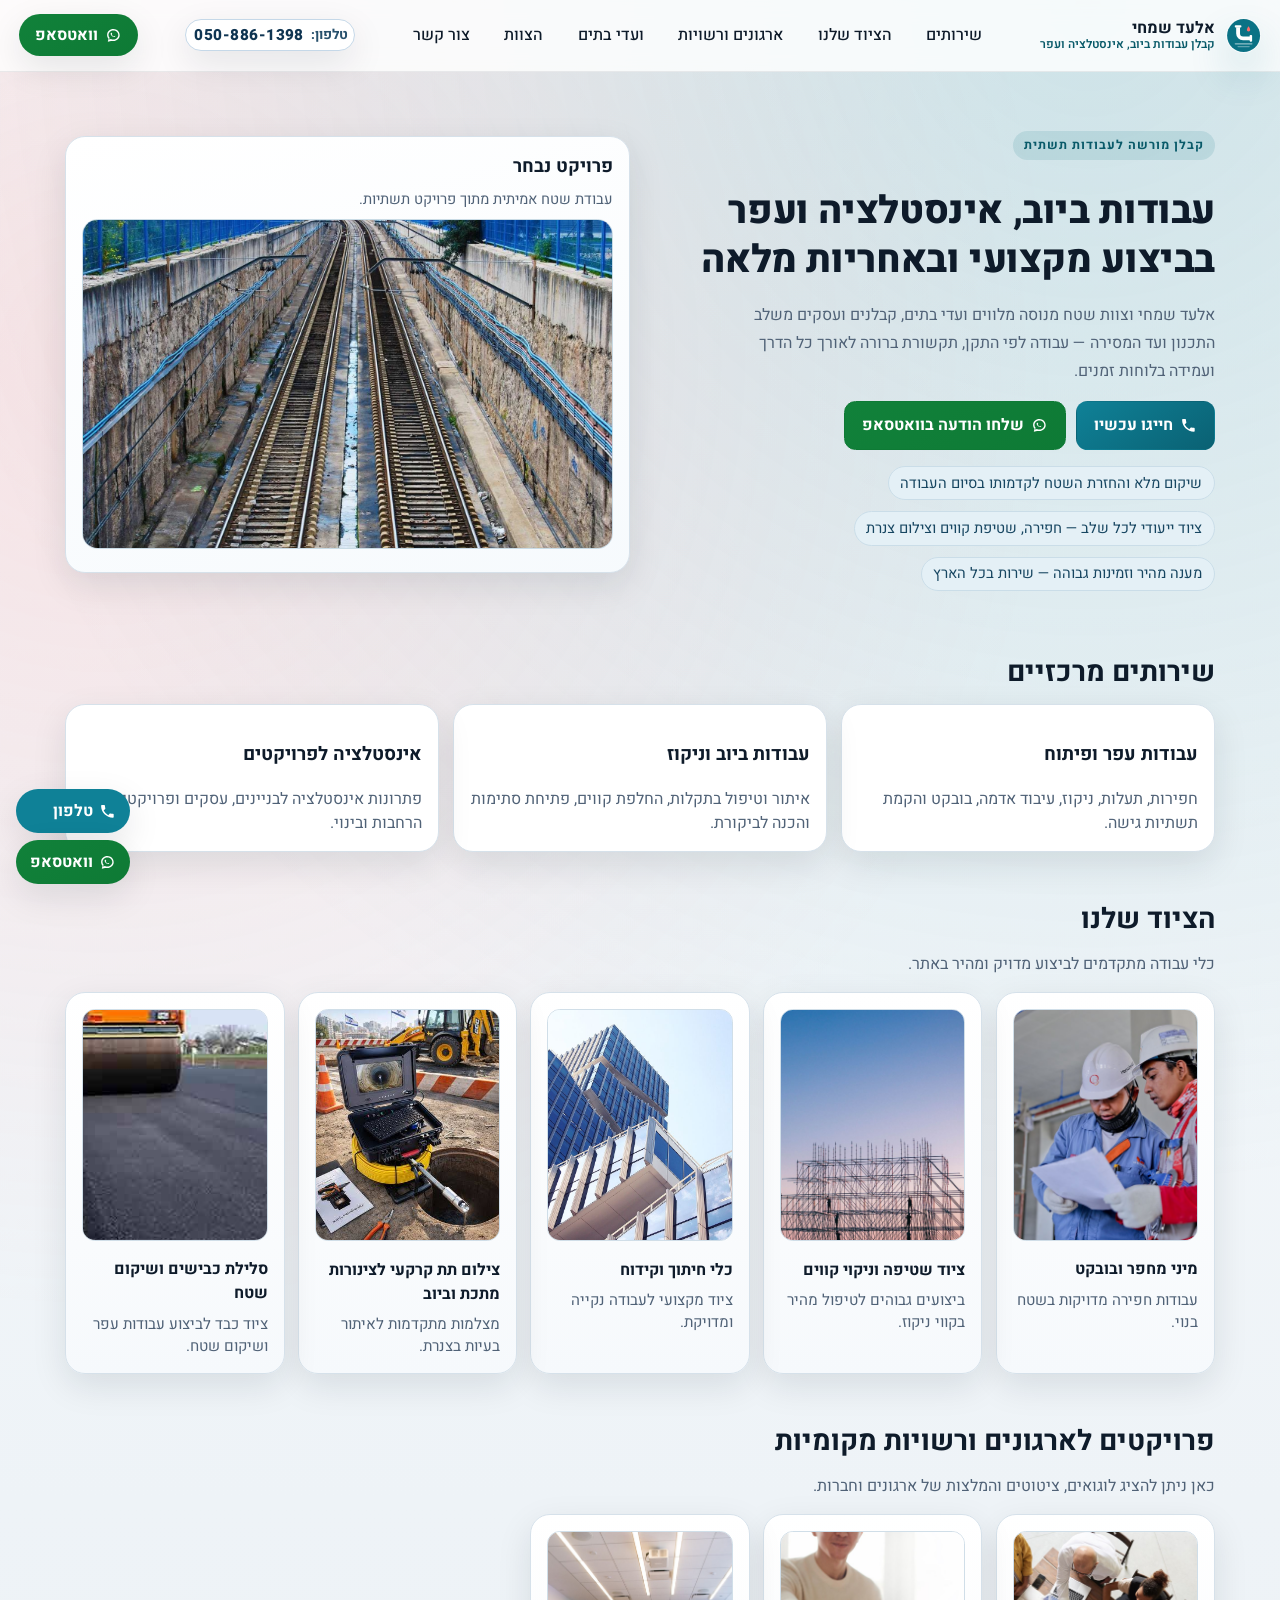
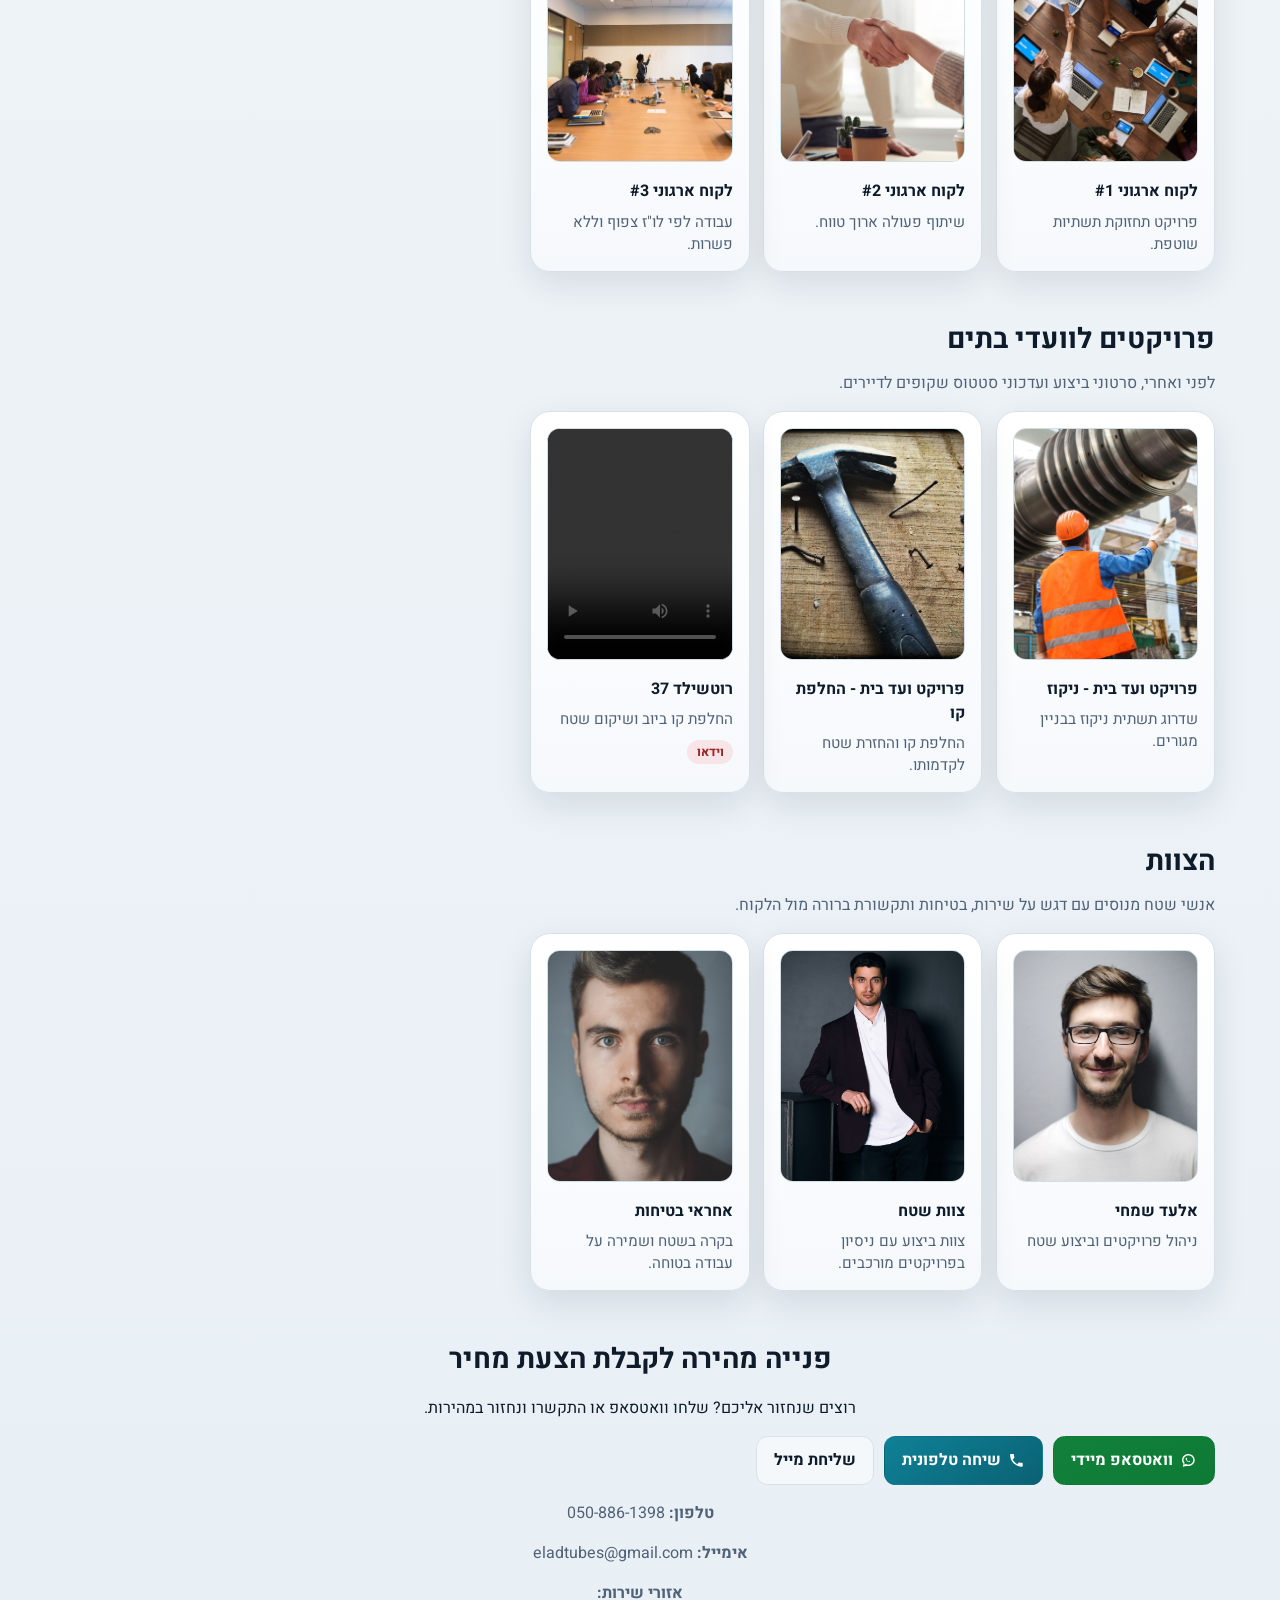
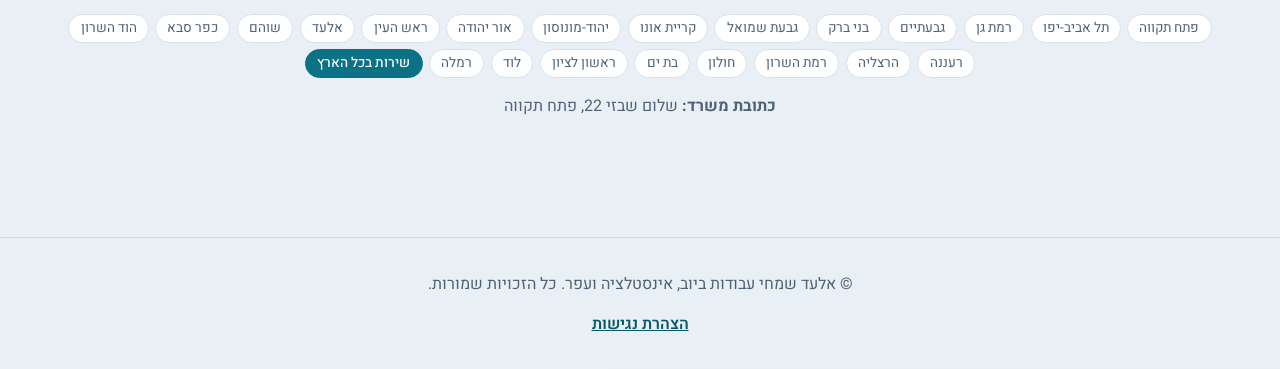
<file: index.html>
<!doctype html>
<html lang="he" dir="rtl">
  <head>
    <meta charset="UTF-8" />
    <meta name="viewport" content="width=device-width, initial-scale=1.0" />
    <title>אלעד שמחי | עבודות ביוב, אינסטלציה ועפר בפתח תקווה והמרכז</title>
    <meta
      name="description"
      content="אלעד שמחי - פתיחת סתימות, החלפת קווי ביוב, אינסטלציה ועבודות עפר בפתח תקווה ומרכז הארץ. שירות מקצועי לוועדי בתים, עסקים ולקוחות פרטיים."
    />
    <!-- תגיות שיתוף (וואטסאפ / פייסבוק) -->
    <meta property="og:type" content="website" />
    <meta property="og:locale" content="he_IL" />
    <meta property="og:title" content="אלעד שמחי | עבודות ביוב, אינסטלציה ועפר בפתח תקווה והמרכז" />
    <meta
      property="og:description"
      content="פתיחת סתימות, החלפת קווי ביוב, אינסטלציה ועבודות עפר. שירות מהיר בפתח תקווה ומרכז הארץ."
    />
    <meta property="og:url" content="https://drormu1.github.io/eladtubes/" />
    <meta property="og:image" content="https://drormu1.github.io/eladtubes/assets/images/home-hero/hero-01.jpg" />
    <link rel="icon" href="data:image/svg+xml,%3Csvg xmlns='http://www.w3.org/2000/svg' viewBox='0 0 64 64'%3E%3Ccircle cx='32' cy='32' r='30' fill='%230b7285'/%3E%3Cpath d='M22 17 v11 a9 9 0 0 0 9 9 h13' fill='none' stroke='%23fff' stroke-width='8'/%3E%3Crect x='16' y='13' width='12' height='4.5' rx='1.5' fill='%23fff'/%3E%3Crect x='43' y='31' width='4.5' height='12' rx='1.5' fill='%23fff'/%3E%3Cpath d='M41 15 C45 20.5 45 24.5 41 24.5 C37 24.5 37 20.5 41 15 Z' fill='%23ff6b6b'/%3E%3C/svg%3E" />
    <link rel="preconnect" href="https://fonts.googleapis.com" />
    <link rel="preconnect" href="https://fonts.gstatic.com" crossorigin />
    <link
      href="https://fonts.googleapis.com/css2?family=Heebo:wght@400;500;700;800&display=swap"
      rel="stylesheet"
    />
    <link rel="stylesheet" href="styles.css" />
  </head>
  <body>
    <a class="skip-link" href="#home">דילוג לתוכן הראשי</a>
    <header class="topbar">
      <a class="brand" href="#home" aria-label="דף הבית">
        <span class="brand-mark" aria-hidden="true">
          <svg viewBox="0 0 64 64" focusable="false" aria-hidden="true">
            <circle cx="32" cy="32" r="30" fill="#0b7285" />
            <path d="M22 17 v11 a9 9 0 0 0 9 9 h13" fill="none" stroke="#ffffff" stroke-width="7" />
            <rect x="16" y="13" width="12" height="4.5" rx="1.5" fill="#ffffff" />
            <rect x="43" y="31" width="4.5" height="12" rx="1.5" fill="#ffffff" />
            <path d="M41 15 C45 20.5 45 24.5 41 24.5 C37 24.5 37 20.5 41 15 Z" fill="#ff6b6b" />
            <path d="M17 47 h30" stroke="#ffffff" stroke-width="2.5" stroke-linecap="round" opacity="0.55" />
            <path d="M22 52 h20" stroke="#ffffff" stroke-width="2.5" stroke-linecap="round" opacity="0.35" />
          </svg>
        </span>
        <span class="brand-text">
          <span class="brand-name">אלעד שמחי</span>
          <span class="brand-tagline">קבלן עבודות ביוב, אינסטלציה ועפר</span>
        </span>
      </a>
      <button class="nav-toggle" aria-expanded="false" aria-controls="site-nav" aria-label="פתיחת תפריט ניווט">
        <svg viewBox="0 0 24 24" focusable="false" aria-hidden="true"><path d="M4 7h16M4 12h16M4 17h16" stroke="currentColor" stroke-width="2.2" stroke-linecap="round" fill="none"/></svg>
      </button>
      <nav id="site-nav" class="nav" aria-label="ניווט ראשי">
        <a href="#services">שירותים</a>
        <a href="#equipment">הציוד שלנו</a>
        <a href="#clients">ארגונים ורשויות</a>
        <a href="#projects">ועדי בתים</a>
        <a href="#team">הצוות</a>
        <a href="#contact">צור קשר</a>
      </nav>
      <div class="topbar-phone" aria-label="מספר טלפון קבוע">
        <span class="topbar-phone-label">טלפון:</span>
        <span class="topbar-phone-value" data-phone-display>050-000-0000</span>
      </div>
      <a class="cta-nav btn-whatsapp" data-whatsapp-link href="#" target="_blank" rel="noopener noreferrer" aria-label="שליחת הודעת וואטסאפ">
        <span class="btn-icon" aria-hidden="true">
          <svg viewBox="0 0 24 24" focusable="false">
            <path d="M12 3C7.03 3 3 6.73 3 11.33c0 2.02.79 3.87 2.12 5.32L4 21l4.59-1.04A9.46 9.46 0 0 0 12 20c4.97 0 9-3.73 9-8.33S16.97 3 12 3Zm0 15a7.4 7.4 0 0 1-3.04-.64l-.31-.14-2.72.62.61-2.51-.2-.29A6.2 6.2 0 0 1 5 11.33C5 7.85 8.14 5 12 5s7 2.85 7 6.33S15.86 18 12 18Zm3.07-4.73c-.17-.08-1.03-.49-1.18-.54-.16-.06-.27-.08-.38.08-.11.16-.43.54-.53.65-.1.11-.2.13-.37.04a5.72 5.72 0 0 1-1.69-1.05 6.31 6.31 0 0 1-1.17-1.42c-.12-.2 0-.3.09-.39.09-.09.17-.2.25-.3.08-.1.11-.17.17-.29.05-.11.03-.21-.01-.3-.04-.08-.38-.93-.53-1.27-.14-.34-.28-.29-.38-.29h-.33c-.11 0-.29.04-.44.21-.15.17-.57.56-.57 1.37s.58 1.58.66 1.69c.08.11 1.13 1.72 2.74 2.41.38.16.68.26.91.33.38.12.73.1 1 .06.31-.05 1.03-.42 1.18-.82.14-.4.14-.75.1-.82-.04-.08-.15-.12-.32-.2Z"/>
          </svg>
        </span>
        <span>וואטסאפ</span>
      </a>
    </header>

    <main id="home">
      <section class="hero reveal">
        <div class="hero-content">
          <p class="eyebrow">קבלן מורשה לעבודות תשתית</p>
          <h1>עבודות ביוב, אינסטלציה ועפר בביצוע מקצועי ובאחריות מלאה</h1>
          <p class="hero-text">
            אלעד שמחי וצוות שטח מנוסה מלווים ועדי בתים, קבלנים ועסקים משלב התכנון
            ועד המסירה — עבודה לפי התקן, תקשורת ברורה לאורך כל הדרך ועמידה בלוחות זמנים.
          </p>
          <div class="hero-actions">
            <a class="btn btn-phone" data-phone-link href="#">
              <span class="btn-icon" aria-hidden="true">
                <svg viewBox="0 0 24 24" focusable="false">
                  <path d="M6.62 10.79a15.5 15.5 0 0 0 6.59 6.59l2.2-2.2c.27-.27.67-.36 1.02-.24 1.12.37 2.33.57 3.57.57.55 0 1 .45 1 1V20c0 .55-.45 1-1 1C10.61 21 3 13.39 3 4c0-.55.45-1 1-1h3.5c.55 0 1 .45 1 1 0 1.25.2 2.45.57 3.58.11.35.03.74-.25 1.01l-2.2 2.2Z"/>
                </svg>
              </span>
              <span>חייגו עכשיו</span>
            </a>
            <a class="btn btn-whatsapp" data-whatsapp-link href="#" target="_blank" rel="noopener noreferrer">
              <span class="btn-icon" aria-hidden="true">
                <svg viewBox="0 0 24 24" focusable="false">
                  <path d="M12 3C7.03 3 3 6.73 3 11.33c0 2.02.79 3.87 2.12 5.32L4 21l4.59-1.04A9.46 9.46 0 0 0 12 20c4.97 0 9-3.73 9-8.33S16.97 3 12 3Zm0 15a7.4 7.4 0 0 1-3.04-.64l-.31-.14-2.72.62.61-2.51-.2-.29A6.2 6.2 0 0 1 5 11.33C5 7.85 8.14 5 12 5s7 2.85 7 6.33S15.86 18 12 18Zm3.07-4.73c-.17-.08-1.03-.49-1.18-.54-.16-.06-.27-.08-.38.08-.11.16-.43.54-.53.65-.1.11-.2.13-.37.04a5.72 5.72 0 0 1-1.69-1.05 6.31 6.31 0 0 1-1.17-1.42c-.12-.2 0-.3.09-.39.09-.09.17-.2.25-.3.08-.1.11-.17.17-.29.05-.11.03-.21-.01-.3-.04-.08-.38-.93-.53-1.27-.14-.34-.28-.29-.38-.29h-.33c-.11 0-.29.04-.44.21-.15.17-.57.56-.57 1.37s.58 1.58.66 1.69c.08.11 1.13 1.72 2.74 2.41.38.16.68.26.91.33.38.12.73.1 1 .06.31-.05 1.03-.42 1.18-.82.14-.4.14-.75.1-.82-.04-.08-.15-.12-.32-.2Z"/>
                </svg>
              </span>
              <span>שלחו הודעה בוואטסאפ</span>
            </a>
          </div>
          <ul class="highlights">
            <li>שיקום מלא והחזרת השטח לקדמותו בסיום העבודה</li>
            <li>ציוד ייעודי לכל שלב — חפירה, שטיפת קווים וצילום צנרת</li>
            <li>מענה מהיר וזמינות גבוהה — שירות בכל הארץ</li>
          </ul>
        </div>
        <div class="hero-media card">
          <h2>פרויקט נבחר</h2>
          <p>עבודת שטח אמיתית מתוך פרויקט תשתיות.</p>
          <figure class="hero-figure">
            <img src="assets/images/home-hero/hero-01.jpg" alt="אתר עבודות עפר ותשתיות" loading="lazy" />
          </figure>
        </div>
      </section>

      <section id="services" class="section reveal">
        <h2>שירותים מרכזיים</h2>
        <div class="grid cards-3">
          <article class="card service">
            <h3>עבודות עפר ופיתוח</h3>
            <p>חפירות, תעלות, ניקוז, עיבוד אדמה, בובקט והקמת תשתיות גישה.</p>
          </article>
          <article class="card service">
            <h3>עבודות ביוב וניקוז</h3>
            <p>איתור וטיפול בתקלות, החלפת קווים, פתיחת סתימות והכנה לביקורת.</p>
          </article>
          <article class="card service">
            <h3>אינסטלציה לפרויקטים</h3>
            <p>פתרונות אינסטלציה לבניינים, עסקים ופרויקטים של הרחבות ובינוי.</p>
          </article>
        </div>
      </section>

      <section id="equipment" class="section reveal">
        <div class="section-head">
          <h2>הציוד שלנו</h2>
          <p>כלי עבודה מתקדמים לביצוע מדויק ומהיר באתר.</p>
        </div>
        <div id="equipment-gallery" class="media-grid"></div>
      </section>

      <section id="clients" class="section reveal">
        <div class="section-head">
          <h2>פרויקטים לארגונים ורשויות מקומיות</h2>
          <p>כאן ניתן להציג לוגואים, ציטוטים והמלצות של ארגונים וחברות.</p>
        </div>
        <div id="clients-gallery" class="media-grid"></div>
      </section>

      <section id="projects" class="section reveal">
        <div class="section-head">
          <h2>פרויקטים לוועדי בתים</h2>
          <p>לפני ואחרי, סרטוני ביצוע ועדכוני סטטוס שקופים לדיירים.</p>
        </div>
        <div id="projects-gallery" class="media-grid"></div>
      </section>

      <section id="team" class="section reveal">
        <div class="section-head">
          <h2>הצוות</h2>
          <p>אנשי שטח מנוסים עם דגש על שירות, בטיחות ותקשורת ברורה מול הלקוח.</p>
        </div>
        <div id="team-gallery" class="media-grid"></div>
      </section>

      <section id="contact" class="section contact reveal">
        <h2>פנייה מהירה לקבלת הצעת מחיר</h2>
        <p>
          רוצים שנחזור אליכם? שלחו וואטסאפ או התקשרו ונחזור במהירות.
        </p>
        <div class="contact-actions">
          <a class="btn btn-whatsapp" data-whatsapp-link href="#" target="_blank" rel="noopener noreferrer">
            <span class="btn-icon" aria-hidden="true">
              <svg viewBox="0 0 24 24" focusable="false">
                <path d="M12 3C7.03 3 3 6.73 3 11.33c0 2.02.79 3.87 2.12 5.32L4 21l4.59-1.04A9.46 9.46 0 0 0 12 20c4.97 0 9-3.73 9-8.33S16.97 3 12 3Zm0 15a7.4 7.4 0 0 1-3.04-.64l-.31-.14-2.72.62.61-2.51-.2-.29A6.2 6.2 0 0 1 5 11.33C5 7.85 8.14 5 12 5s7 2.85 7 6.33S15.86 18 12 18Zm3.07-4.73c-.17-.08-1.03-.49-1.18-.54-.16-.06-.27-.08-.38.08-.11.16-.43.54-.53.65-.1.11-.2.13-.37.04a5.72 5.72 0 0 1-1.69-1.05 6.31 6.31 0 0 1-1.17-1.42c-.12-.2 0-.3.09-.39.09-.09.17-.2.25-.3.08-.1.11-.17.17-.29.05-.11.03-.21-.01-.3-.04-.08-.38-.93-.53-1.27-.14-.34-.28-.29-.38-.29h-.33c-.11 0-.29.04-.44.21-.15.17-.57.56-.57 1.37s.58 1.58.66 1.69c.08.11 1.13 1.72 2.74 2.41.38.16.68.26.91.33.38.12.73.1 1 .06.31-.05 1.03-.42 1.18-.82.14-.4.14-.75.1-.82-.04-.08-.15-.12-.32-.2Z"/>
              </svg>
            </span>
            <span>וואטסאפ מיידי</span>
          </a>
          <a class="btn btn-phone" data-phone-link href="#">
            <span class="btn-icon" aria-hidden="true">
              <svg viewBox="0 0 24 24" focusable="false">
                <path d="M6.62 10.79a15.5 15.5 0 0 0 6.59 6.59l2.2-2.2c.27-.27.67-.36 1.02-.24 1.12.37 2.33.57 3.57.57.55 0 1 .45 1 1V20c0 .55-.45 1-1 1C10.61 21 3 13.39 3 4c0-.55.45-1 1-1h3.5c.55 0 1 .45 1 1 0 1.25.2 2.45.57 3.58.11.35.03.74-.25 1.01l-2.2 2.2Z"/>
              </svg>
            </span>
            <span>שיחה טלפונית</span>
          </a>
          <a class="btn btn-ghost" href="mailto:eladtubes@gmail.com">שליחת מייל</a>
        </div>
        <div class="business-details">
          <p><strong>טלפון:</strong> <span data-phone-display>050-000-0000</span></p>
          <p><strong>אימייל:</strong> eladtubes@gmail.com</p>
          <div class="service-areas">
            <strong>אזורי שירות:</strong>
            <span class="service-areas-list" data-service-areas>פתח תקווה והמרכז</span>
          </div>
          <p><strong>כתובת משרד:</strong> שלום שבזי 22, פתח תקווה</p>
        </div>
      </section>
    </main>

    <footer class="footer">
      <p>© אלעד שמחי עבודות ביוב, אינסטלציה ועפר. כל הזכויות שמורות.</p>
      <p><a class="footer-link" href="accessibility.html">הצהרת נגישות</a></p>
    </footer>

    <div class="floating-actions" aria-label="פעולות מהירות">
      <a data-phone-link href="#" class="float-call" aria-label="התקשרות">
        <span class="btn-icon" aria-hidden="true">
          <svg viewBox="0 0 24 24" focusable="false">
            <path d="M6.62 10.79a15.5 15.5 0 0 0 6.59 6.59l2.2-2.2c.27-.27.67-.36 1.02-.24 1.12.37 2.33.57 3.57.57.55 0 1 .45 1 1V20c0 .55-.45 1-1 1C10.61 21 3 13.39 3 4c0-.55.45-1 1-1h3.5c.55 0 1 .45 1 1 0 1.25.2 2.45.57 3.58.11.35.03.74-.25 1.01l-2.2 2.2Z"/>
          </svg>
        </span>
        <span>טלפון</span>
      </a>
      <a data-whatsapp-link href="#" target="_blank" rel="noopener noreferrer" class="float-wa" aria-label="וואטסאפ">
        <span class="btn-icon" aria-hidden="true">
          <svg viewBox="0 0 24 24" focusable="false">
            <path d="M12 3C7.03 3 3 6.73 3 11.33c0 2.02.79 3.87 2.12 5.32L4 21l4.59-1.04A9.46 9.46 0 0 0 12 20c4.97 0 9-3.73 9-8.33S16.97 3 12 3Zm0 15a7.4 7.4 0 0 1-3.04-.64l-.31-.14-2.72.62.61-2.51-.2-.29A6.2 6.2 0 0 1 5 11.33C5 7.85 8.14 5 12 5s7 2.85 7 6.33S15.86 18 12 18Zm3.07-4.73c-.17-.08-1.03-.49-1.18-.54-.16-.06-.27-.08-.38.08-.11.16-.43.54-.53.65-.1.11-.2.13-.37.04a5.72 5.72 0 0 1-1.69-1.05 6.31 6.31 0 0 1-1.17-1.42c-.12-.2 0-.3.09-.39.09-.09.17-.2.25-.3.08-.1.11-.17.17-.29.05-.11.03-.21-.01-.3-.04-.08-.38-.93-.53-1.27-.14-.34-.28-.29-.38-.29h-.33c-.11 0-.29.04-.44.21-.15.17-.57.56-.57 1.37s.58 1.58.66 1.69c.08.11 1.13 1.72 2.74 2.41.38.16.68.26.91.33.38.12.73.1 1 .06.31-.05 1.03-.42 1.18-.82.14-.4.14-.75.1-.82-.04-.08-.15-.12-.32-.2Z"/>
          </svg>
        </span>
        <span>וואטסאפ</span>
      </a>
    </div>

    <script src="data.js"></script>
    <script src="script.js"></script>
  </body>
</html>
</file>
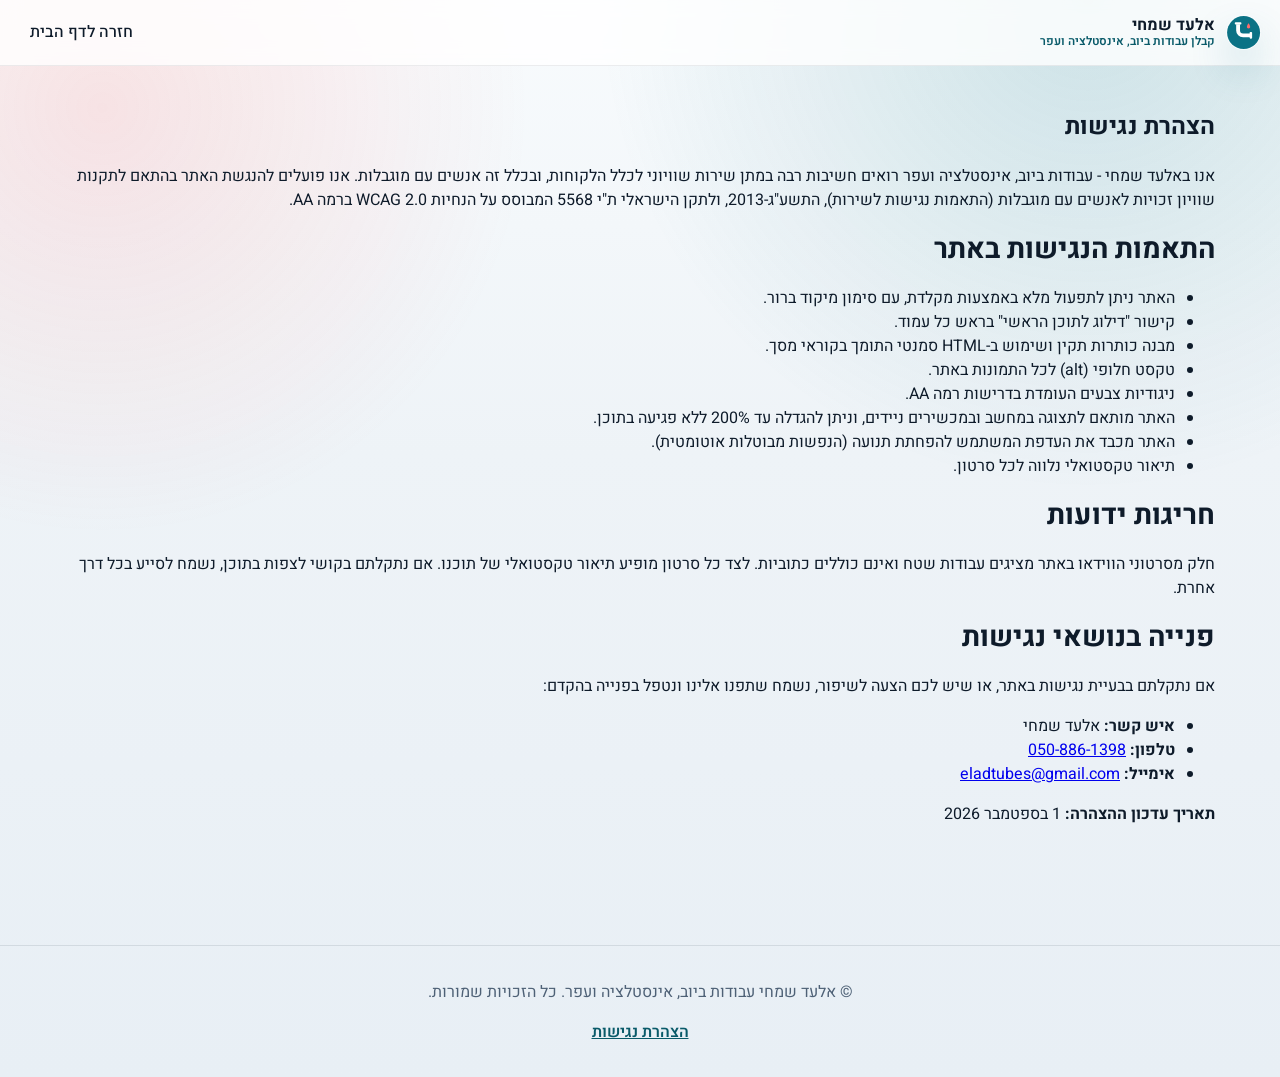
<file: accessibility.html>
<!doctype html>
<html lang="he" dir="rtl">
  <head>
    <meta charset="UTF-8" />
    <meta name="viewport" content="width=device-width, initial-scale=1.0" />
    <title>הצהרת נגישות | אלעד שמחי - עבודות ביוב, אינסטלציה ועפר</title>
    <meta
      name="description"
      content="הצהרת הנגישות של אתר אלעד שמחי - עבודות ביוב, אינסטלציה ועפר. פירוט התאמות הנגישות באתר ודרכי פנייה בנושאי נגישות."
    />
    <link rel="icon" href="data:image/svg+xml,%3Csvg xmlns='http://www.w3.org/2000/svg' viewBox='0 0 64 64'%3E%3Ccircle cx='32' cy='32' r='30' fill='%230b7285'/%3E%3Cpath d='M22 17 v11 a9 9 0 0 0 9 9 h13' fill='none' stroke='%23fff' stroke-width='8'/%3E%3Crect x='16' y='13' width='12' height='4.5' rx='1.5' fill='%23fff'/%3E%3Crect x='43' y='31' width='4.5' height='12' rx='1.5' fill='%23fff'/%3E%3Cpath d='M41 15 C45 20.5 45 24.5 41 24.5 C37 24.5 37 20.5 41 15 Z' fill='%23ff6b6b'/%3E%3C/svg%3E" />
    <link rel="preconnect" href="https://fonts.googleapis.com" />
    <link rel="preconnect" href="https://fonts.gstatic.com" crossorigin />
    <link
      href="https://fonts.googleapis.com/css2?family=Heebo:wght@400;500;700;800&display=swap"
      rel="stylesheet"
    />
    <link rel="stylesheet" href="styles.css" />
  </head>
  <body>
    <a class="skip-link" href="#main">דילוג לתוכן הראשי</a>
    <header class="topbar">
      <a class="brand" href="index.html" aria-label="חזרה לדף הבית">
        <span class="brand-mark" aria-hidden="true">
          <svg viewBox="0 0 64 64" focusable="false" aria-hidden="true">
            <circle cx="32" cy="32" r="30" fill="#0b7285" />
            <path d="M22 17 v11 a9 9 0 0 0 9 9 h13" fill="none" stroke="#ffffff" stroke-width="7" />
            <rect x="16" y="13" width="12" height="4.5" rx="1.5" fill="#ffffff" />
            <rect x="43" y="31" width="4.5" height="12" rx="1.5" fill="#ffffff" />
            <path d="M41 15 C45 20.5 45 24.5 41 24.5 C37 24.5 37 20.5 41 15 Z" fill="#ff6b6b" />
          </svg>
        </span>
        <span class="brand-text">
          <span class="brand-name">אלעד שמחי</span>
          <span class="brand-tagline">קבלן עבודות ביוב, אינסטלציה ועפר</span>
        </span>
      </a>
      <nav class="nav" aria-label="ניווט">
        <a href="index.html">חזרה לדף הבית</a>
      </nav>
    </header>

    <main id="main">
      <section class="section">
        <h1>הצהרת נגישות</h1>
        <p>
          אנו באלעד שמחי - עבודות ביוב, אינסטלציה ועפר רואים חשיבות רבה במתן שירות שוויוני
          לכלל הלקוחות, ובכלל זה אנשים עם מוגבלות. אנו פועלים להנגשת האתר בהתאם לתקנות
          שוויון זכויות לאנשים עם מוגבלות (התאמות נגישות לשירות), התשע"ג-2013, ולתקן
          הישראלי ת"י 5568 המבוסס על הנחיות WCAG 2.0 ברמה AA.
        </p>

        <h2>התאמות הנגישות באתר</h2>
        <ul>
          <li>האתר ניתן לתפעול מלא באמצעות מקלדת, עם סימון מיקוד ברור.</li>
          <li>קישור "דילוג לתוכן הראשי" בראש כל עמוד.</li>
          <li>מבנה כותרות תקין ושימוש ב-HTML סמנטי התומך בקוראי מסך.</li>
          <li>טקסט חלופי (alt) לכל התמונות באתר.</li>
          <li>ניגודיות צבעים העומדת בדרישות רמה AA.</li>
          <li>האתר מותאם לתצוגה במחשב ובמכשירים ניידים, וניתן להגדלה עד 200% ללא פגיעה בתוכן.</li>
          <li>האתר מכבד את העדפת המשתמש להפחתת תנועה (הנפשות מבוטלות אוטומטית).</li>
          <li>תיאור טקסטואלי נלווה לכל סרטון.</li>
        </ul>

        <h2>חריגות ידועות</h2>
        <p>
          חלק מסרטוני הווידאו באתר מציגים עבודות שטח ואינם כוללים כתוביות. לצד כל סרטון
          מופיע תיאור טקסטואלי של תוכנו. אם נתקלתם בקושי לצפות בתוכן, נשמח לסייע בכל
          דרך אחרת.
        </p>

        <h2>פנייה בנושאי נגישות</h2>
        <p>
          אם נתקלתם בבעיית נגישות באתר, או שיש לכם הצעה לשיפור, נשמח שתפנו אלינו ונטפל
          בפנייה בהקדם:
        </p>
        <ul>
          <li><strong>איש קשר:</strong> אלעד שמחי</li>
          <li><strong>טלפון:</strong> <a data-phone-link href="#"><span data-phone-display>050-000-0000</span></a></li>
          <li><strong>אימייל:</strong> <a href="mailto:eladtubes@gmail.com">eladtubes@gmail.com</a></li>
        </ul>

        <p><strong>תאריך עדכון ההצהרה:</strong> 1 בספטמבר 2026</p>
      </section>
    </main>

    <footer class="footer">
      <p>© אלעד שמחי עבודות ביוב, אינסטלציה ועפר. כל הזכויות שמורות.</p>
      <p><a class="footer-link" href="accessibility.html">הצהרת נגישות</a></p>
    </footer>

    <script src="data.js"></script>
    <script src="script.js"></script>
  </body>
</html>
</file>
<file: styles.css>
:root {
  --bg: #eef3f7;
  --surface: #ffffff;
  --surface-soft: #f6f9fc;
  --ink: #0e1b2a;
  --muted: #506277;
  --brand: #0b7285;
  --brand-strong: #095a69;
  --accent: #ff6b6b;
  /* ירוק וואטסאפ מוכהה - טקסט לבן עליו עומד בניגודיות AA (4.5:1); לא להבהיר */
  --whatsapp: #11813a;
  --whatsapp-strong: #0e7a35;
  --line: #d6e1ea;
  --shadow-soft: 0 12px 35px rgba(14, 27, 42, 0.1);
  --shadow-strong: 0 20px 40px rgba(11, 114, 133, 0.2);
  --radius-xl: 1.25rem;
  --radius-lg: 0.95rem;
}

* {
  box-sizing: border-box;
}

html,
body {
  margin: 0;
  padding: 0;
  font-family: "Heebo", sans-serif;
  color: var(--ink);
  background:
    radial-gradient(circle at 85% 0%, rgba(11, 114, 133, 0.18), transparent 32%),
    radial-gradient(circle at 8% 10%, rgba(255, 107, 107, 0.16), transparent 28%),
    linear-gradient(180deg, #f8fbfd 0%, var(--bg) 42%, #e8eff5 100%);
}

@media (prefers-reduced-motion: no-preference) {
  html,
  body {
    scroll-behavior: smooth;
  }
}

/* נגישות: קישור דילוג לתוכן - מוסתר עד קבלת מיקוד מקלדת */
.skip-link {
  position: absolute;
  top: -100px;
  right: 1rem;
  z-index: 100;
  background: var(--brand-strong);
  color: #ffffff;
  font-weight: 700;
  text-decoration: none;
  border-radius: 0 0 0.6rem 0.6rem;
  padding: 0.7rem 1.1rem;
}

.skip-link:focus {
  top: 0;
}

/* נגישות: סימון מיקוד מקלדת ברור על כל רכיב אינטראקטיבי */
a:focus-visible,
button:focus-visible,
video:focus-visible {
  outline: 3px solid var(--brand-strong);
  outline-offset: 2px;
  box-shadow: 0 0 0 2px #ffffff;
}

/* נגישות: עוגני ניווט לא מוסתרים מתחת ל-header הדביק */
section[id],
main[id] {
  scroll-margin-top: 5rem;
}

.topbar {
  position: sticky;
  top: 0;
  z-index: 60;
  display: flex;
  align-items: center;
  justify-content: space-between;
  gap: 1rem;
  padding: 0.9rem 1.2rem;
  border-bottom: 1px solid rgba(14, 27, 42, 0.08);
  backdrop-filter: blur(10px);
  background: rgba(255, 255, 255, 0.8);
}

.brand {
  display: inline-flex;
  align-items: center;
  gap: 0.65rem;
  text-decoration: none;
  color: var(--ink);
}

.brand-mark {
  width: 2.2rem;
  height: 2.2rem;
  display: inline-flex;
  border-radius: 50%;
  box-shadow: var(--shadow-strong);
}

.brand-mark svg {
  display: block;
  width: 100%;
  height: 100%;
}

.brand-text {
  display: inline-flex;
  flex-direction: column;
  line-height: 1.25;
}

.brand-name {
  font-weight: 700;
}

.brand-tagline {
  font-size: 0.74rem;
  font-weight: 600;
  color: var(--brand-strong);
}

.nav {
  display: flex;
  align-items: center;
  gap: 0.8rem;
  flex-wrap: wrap;
}

.topbar-phone {
  display: inline-flex;
  align-items: center;
  gap: 0.45rem;
  background: #ffffff;
  border: 1px solid #c5d8e8;
  border-radius: 999px;
  padding: 0.25rem 0.35rem 0.25rem 0.55rem;
  box-shadow: var(--shadow-soft);
}

.topbar-phone-label {
  color: #28516d;
  font-weight: 700;
  font-size: 0.86rem;
}

.topbar-phone-value {
  direction: ltr;
  unicode-bidi: plaintext;
  color: #0f3552;
  font-weight: 800;
  font-size: 0.96rem;
  letter-spacing: 0.03em;
}

.nav a {
  text-decoration: none;
  color: var(--ink);
  font-weight: 500;
  padding: 0.38rem 0.68rem;
  border-radius: 999px;
  transition: background-color 180ms ease;
}

.nav a:hover {
  background: rgba(11, 114, 133, 0.12);
}

.cta-nav {
  display: inline-flex;
  align-items: center;
  gap: 0.45rem;
  text-decoration: none;
  color: #fff;
  background: linear-gradient(145deg, var(--whatsapp), var(--whatsapp-strong));
  padding: 0.56rem 0.98rem;
  border-radius: 999px;
  font-weight: 700;
  box-shadow: var(--shadow-soft);
}

.cta-nav:hover {
  filter: brightness(0.96);
}

main {
  width: min(1150px, 92vw);
  margin: 0 auto;
  padding-bottom: 5rem;
}

.hero {
  display: grid;
  gap: 1.25rem;
  grid-template-columns: 1fr 1fr;
  align-items: center;
  padding: 2.9rem 0 2.3rem;
}

.eyebrow {
  display: inline-block;
  font-size: 0.78rem;
  font-weight: 700;
  letter-spacing: 0.08em;
  text-transform: uppercase;
  background: rgba(11, 114, 133, 0.12);
  color: var(--brand-strong);
  border-radius: 999px;
  padding: 0.35rem 0.7rem;
}

.hero h1 {
  font-family: "Heebo", sans-serif;
  font-weight: 800;
  letter-spacing: -0.01em;
  line-height: 1.28;
  font-size: clamp(1.5rem, 3vw, 2.5rem);
  margin: 0.9rem 0;
}

.hero-text {
  color: var(--muted);
  max-width: 55ch;
  line-height: 1.75;
}

.hero-actions,
.contact-actions {
  margin-top: 1rem;
  display: flex;
  flex-wrap: wrap;
  gap: 0.66rem;
}

.btn {
  display: inline-flex;
  align-items: center;
  gap: 0.45rem;
  justify-content: center;
  text-decoration: none;
  border-radius: 0.72rem;
  padding: 0.72rem 1.05rem;
  font-weight: 700;
  border: 1px solid transparent;
  transition: transform 180ms ease, box-shadow 180ms ease;
}

.btn:hover {
  transform: translateY(-2px);
  box-shadow: var(--shadow-soft);
}

.btn-primary {
  color: #fff;
  background: linear-gradient(145deg, var(--brand), var(--brand-strong));
}

.btn-phone {
  color: #fff;
  background: linear-gradient(145deg, #0f8197, #0a6173);
}

.btn-whatsapp {
  color: #fff;
  background: linear-gradient(145deg, var(--whatsapp), var(--whatsapp-strong));
  border-color: var(--whatsapp-strong);
}

.btn-secondary {
  color: #133449;
  background: #d9edf3;
  border-color: #c4dde7;
}

.btn-ghost {
  color: var(--ink);
  border-color: var(--line);
  background: rgba(255, 255, 255, 0.5);
}

.btn-icon {
  width: 1.05rem;
  height: 1.05rem;
  display: inline-flex;
  align-items: center;
  justify-content: center;
  flex: 0 0 1.05rem;
}

.btn-icon svg {
  width: 100%;
  height: 100%;
  fill: currentColor;
}

.highlights {
  margin: 1rem 0 0;
  padding: 0;
  list-style: none;
  display: flex;
  gap: 0.7rem;
  flex-wrap: wrap;
}

.highlights li {
  font-size: 0.92rem;
  color: #174661;
  background: #e4f0f6;
  border: 1px solid #cadde8;
  border-radius: 999px;
  padding: 0.35rem 0.72rem;
}

.card {
  background: var(--surface);
  border: 1px solid var(--line);
  border-radius: var(--radius-xl);
  padding: 1rem;
  box-shadow: var(--shadow-soft);
}

.hero-media {
  display: grid;
  align-content: start;
  gap: 0.55rem;
  background:
    linear-gradient(165deg, rgba(255, 255, 255, 0.96), rgba(246, 250, 253, 0.96)),
    var(--surface);
}

.hero-media h2 {
  margin: 0;
  font-size: 1.15rem;
}

.hero-media p {
  margin: 0;
  color: var(--muted);
  font-size: 0.92rem;
}

.hero-figure {
  margin: 0;
}

.hero-figure img {
  width: 100%;
  height: 330px;
  object-fit: cover;
  border-radius: var(--radius-lg);
  border: 1px solid #c9dbe5;
}

.section {
  padding: 1.45rem 0;
}

.section h2 {
  margin: 0 0 0.72rem;
  font-size: clamp(1.2rem, 2.2vw, 1.85rem);
}

.section-head p {
  margin: 0 0 1rem;
  color: var(--muted);
}

.grid {
  display: grid;
  gap: 0.86rem;
}

.cards-3 {
  grid-template-columns: repeat(3, minmax(0, 1fr));
}

.service p {
  margin: 0.35rem 0 0;
  color: var(--muted);
}

.media-grid {
  display: grid;
  gap: 0.82rem;
  grid-template-columns: repeat(auto-fill, minmax(185px, 1fr));
}

.media-item {
  min-height: 150px;
  position: relative;
  overflow: hidden;
  background: linear-gradient(180deg, var(--surface) 0%, var(--surface-soft) 100%);
}

/* יחס אחיד 4:5 (נוטה לאנכי) לכל המדיה בכרטיסים - תמונות אנכיות מהסלולרי כמעט לא נחתכות */
.media-item img,
.media-item video {
  width: 100%;
  aspect-ratio: 4 / 5;
  height: auto;
  object-fit: cover;
  border-radius: 0.8rem;
  border: 1px solid #d0dee8;
  margin-bottom: 0.62rem;
  background: #edf3f8;
}

/* סרטון לעולם לא נחתך בזמן ניגון - מוצג בשלמותו על רקע כהה */
.media-item video {
  object-fit: contain;
  background: #0e1b2a;
}

.media-empty {
  display: grid;
  place-content: center;
  width: 100%;
  aspect-ratio: 4 / 5;
  border-radius: 0.8rem;
  border: 1px dashed #b9d0dd;
  color: #4e6d82;
  background: repeating-linear-gradient(
    -45deg,
    rgba(11, 114, 133, 0.08),
    rgba(11, 114, 133, 0.08) 10px,
    rgba(255, 255, 255, 0.85) 10px,
    rgba(255, 255, 255, 0.85) 20px
  );
}

.media-badge {
  display: inline-block;
  margin-top: 0.58rem;
  background: rgba(255, 107, 107, 0.15);
  color: #9f2222;
  border-radius: 999px;
  padding: 0.2rem 0.58rem;
  font-size: 0.78rem;
  font-weight: 700;
}

.media-item h3 {
  margin: 0;
  font-size: 1rem;
}

.media-item p {
  margin: 0.45rem 0 0;
  color: var(--muted);
  font-size: 0.95rem;
}

.contact {
  text-align: center;
}

.business-details {
  margin-top: 1rem;
  color: var(--muted);
}

.service-areas {
  margin-top: 0.9rem;
}

.service-areas-list {
  display: flex;
  flex-wrap: wrap;
  justify-content: center;
  gap: 0.4rem;
  margin-top: 0.55rem;
}

.area-chip {
  background: var(--surface);
  border: 1px solid var(--line);
  color: var(--muted);
  border-radius: 999px;
  padding: 0.22rem 0.7rem;
  font-size: 0.85rem;
  white-space: nowrap;
}

.area-chip-highlight {
  background: var(--brand);
  border-color: var(--brand);
  color: #ffffff;
  font-weight: 500;
}

.footer {
  border-top: 1px solid rgba(14, 27, 42, 0.1);
  padding: 1.1rem;
  text-align: center;
  color: #4e6176;
}

.footer-link {
  color: var(--brand-strong);
  font-weight: 600;
}

.floating-actions {
  position: fixed;
  left: 1rem;
  bottom: 1rem;
  z-index: 40;
  display: grid;
  gap: 0.45rem;
}

.floating-actions a {
  display: inline-flex;
  align-items: center;
  gap: 0.4rem;
  text-decoration: none;
  border-radius: 999px;
  padding: 0.62rem 0.88rem;
  font-weight: 700;
  box-shadow: var(--shadow-soft);
}

.float-call {
  background: #0f8197;
  color: #fff;
}

.float-wa {
  background: linear-gradient(145deg, var(--whatsapp), var(--whatsapp-strong));
  color: #fff;
}

.reveal {
  opacity: 0;
  transform: translateY(18px);
  animation: reveal-up 700ms ease forwards;
}

.reveal:nth-of-type(2) {
  animation-delay: 120ms;
}

.reveal:nth-of-type(3) {
  animation-delay: 180ms;
}

.reveal:nth-of-type(4) {
  animation-delay: 260ms;
}

.reveal:nth-of-type(5) {
  animation-delay: 340ms;
}

@keyframes reveal-up {
  to {
    opacity: 1;
    transform: translateY(0);
  }
}

/* נגישות: כיבוד העדפת משתמש להפחתת תנועה - התוכן מוצג מיד וללא אנימציות */
@media (prefers-reduced-motion: reduce) {
  .reveal {
    opacity: 1;
    transform: none;
    animation: none;
  }

  .btn,
  .nav a {
    transition: none;
  }

  .btn:hover {
    transform: none;
  }
}

.nav-toggle {
  display: none;
  align-items: center;
  justify-content: center;
  width: 2.5rem;
  height: 2.5rem;
  padding: 0;
  border: 1px solid var(--line);
  border-radius: 0.65rem;
  background: #ffffff;
  color: var(--ink);
  cursor: pointer;
  box-shadow: var(--shadow-soft);
}

.nav-toggle svg {
  width: 1.35rem;
  height: 1.35rem;
}

@media (max-width: 980px) {
  .hero {
    min-height: auto;
    grid-template-columns: 1fr;
    padding: 1.7rem 0 1.6rem;
  }

  .cards-3 {
    grid-template-columns: 1fr;
  }

  /* header קומפקטי בשורה אחת: לוגו מימין, המבורגר + וואטסאפ משמאל */
  .topbar {
    gap: 0.55rem;
    padding: 0.6rem 0.9rem;
  }

  .topbar-phone {
    display: none;
  }

  .nav-toggle {
    display: inline-flex;
    margin-inline-start: auto;
  }

  .cta-nav {
    padding: 0.5rem 0.6rem;
  }

  .cta-nav span:last-child {
    display: none;
  }

  /* תפריט נפתח כשכבה מתחת ל-header, לא דוחף את התוכן */
  .nav {
    display: none;
    position: absolute;
    top: calc(100% + 0.5rem);
    right: 0.9rem;
    left: 0.9rem;
    flex-direction: column;
    align-items: stretch;
    gap: 0.15rem;
    background: #ffffff;
    border: 1px solid var(--line);
    border-radius: 0.9rem;
    padding: 0.45rem;
    box-shadow: var(--shadow-strong);
  }

  .topbar.nav-open .nav {
    display: flex;
  }

  .nav a {
    padding: 0.7rem 0.85rem;
    border-radius: 0.6rem;
    font-weight: 600;
  }
}

@media (max-width: 600px) {
  main {
    width: min(1150px, 94vw);
    padding-bottom: 6.5rem; /* מקום לפס הפעולות התחתון */
  }

  .brand-text {
    font-size: 0.95rem;
  }

  .brand-tagline {
    font-size: 0.66rem;
  }

  /* 2 כרטיסים בשורה במובייל - גלריה קומפקטית שנסרקת מהר */
  .media-grid {
    grid-template-columns: repeat(2, minmax(0, 1fr));
    gap: 0.6rem;
  }

  .media-item h3 {
    font-size: 0.88rem;
  }

  .media-item p {
    font-size: 0.82rem;
  }

  .hero h1 {
    font-size: clamp(1.45rem, 6.2vw, 1.9rem);
  }

  .hero-actions .btn {
    flex: 1 1 100%;
  }

  .hero-figure img {
    height: 188px;
  }

  /* פס פעולות תחתון קבוע במקום כפתורים צפים */
  .floating-actions {
    left: 0;
    right: 0;
    bottom: 0;
    grid-template-columns: 1fr 1fr;
    gap: 0.55rem;
    padding: 0.55rem 0.75rem calc(0.55rem + env(safe-area-inset-bottom));
    background: rgba(255, 255, 255, 0.94);
    backdrop-filter: blur(8px);
    border-top: 1px solid var(--line);
  }

  .floating-actions a {
    justify-content: center;
    padding: 0.8rem 0.5rem;
    border-radius: 0.8rem;
    font-size: 1rem;
  }

  .footer {
    padding-bottom: 1.4rem;
  }
}
</file>
